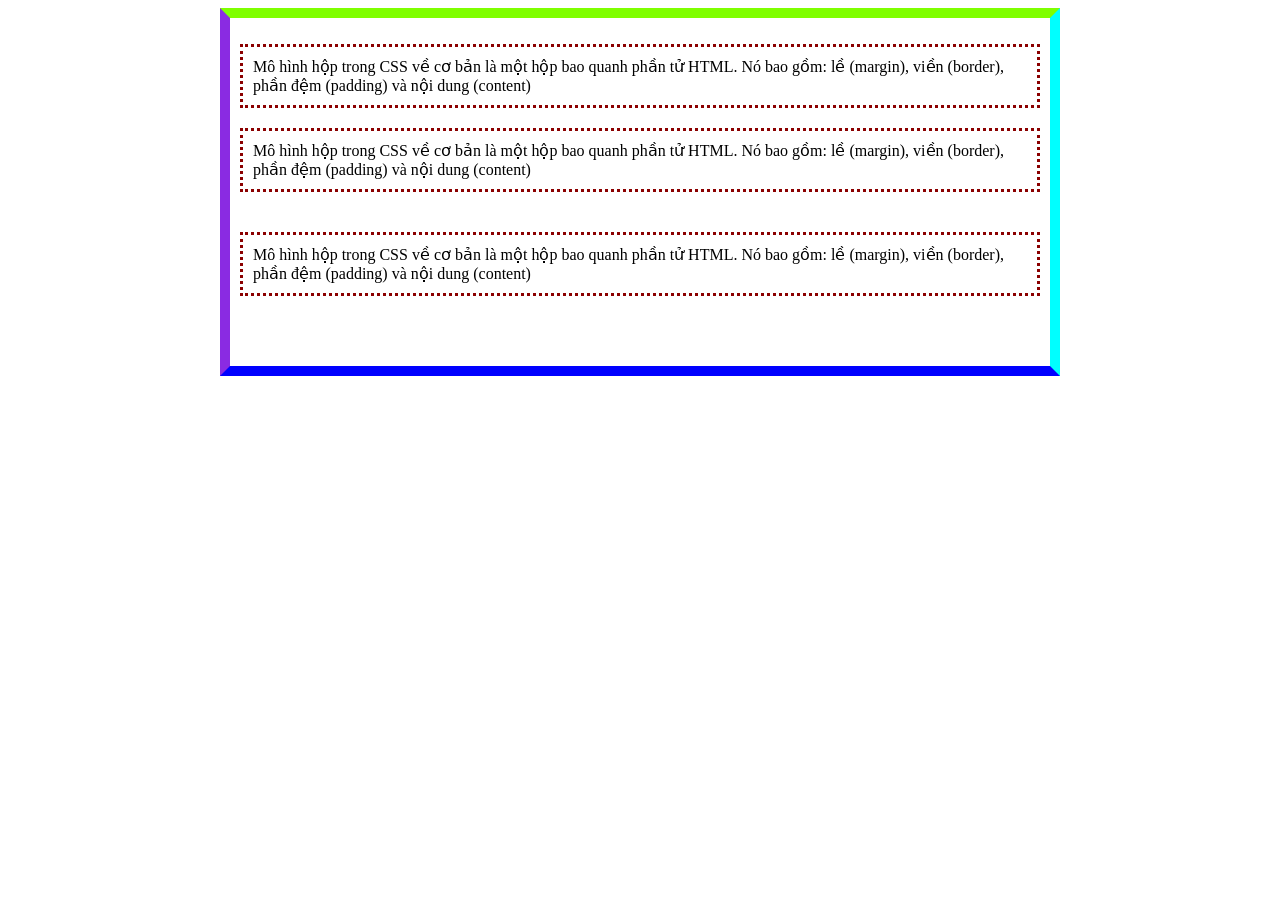
<file: box-model/index.html>
<!DOCTYPE html>
<html lang="en">
<head>
    <meta charset="UTF-8">
    <title>Sử dụng Boxmodel</title>
    <style>
        /* Bộ chọn class .boxmodel */
        .boxmodel {
            margin: 0 auto;
            width: 800px;
            border: 10px solid;
            padding: 10px;
            /* Màu viền theo thứ tự chiều kim đồng hồ: Trên -> Phải -> Dưới -> Trái */
            border-color: chartreuse aqua blue blueviolet;
        }

        /* Bộ chọn thẻ p bên trong .boxmodel */
        .boxmodel p {
            border: 3px dotted darkred;
            padding: 10px;
        }

        /* Bộ chọn id cho từng đoạn văn */
        #boxmodel1 {
            margin-bottom: 20px;
        }

        #boxmodel2 {
            margin-bottom: 40px;
        }

        #boxmodel3 {
            margin-bottom: 60px;
        }
    </style>
</head>
<body>
    <div class="boxmodel">
        <p id="boxmodel1">Mô hình hộp trong CSS về cơ bản là một hộp bao quanh phần tử HTML.
            Nó bao gồm: lề (margin), viền (border), phần đệm (padding) và nội dung (content)</p>
        <p id="boxmodel2">Mô hình hộp trong CSS về cơ bản là một hộp bao quanh phần tử HTML.
            Nó bao gồm: lề (margin), viền (border), phần đệm (padding) và nội dung (content)</p>
        <p id="boxmodel3">Mô hình hộp trong CSS về cơ bản là một hộp bao quanh phần tử HTML.
            Nó bao gồm: lề (margin), viền (border), phần đệm (padding) và nội dung (content)</p>
    </div>
</body>
</html>
</file>
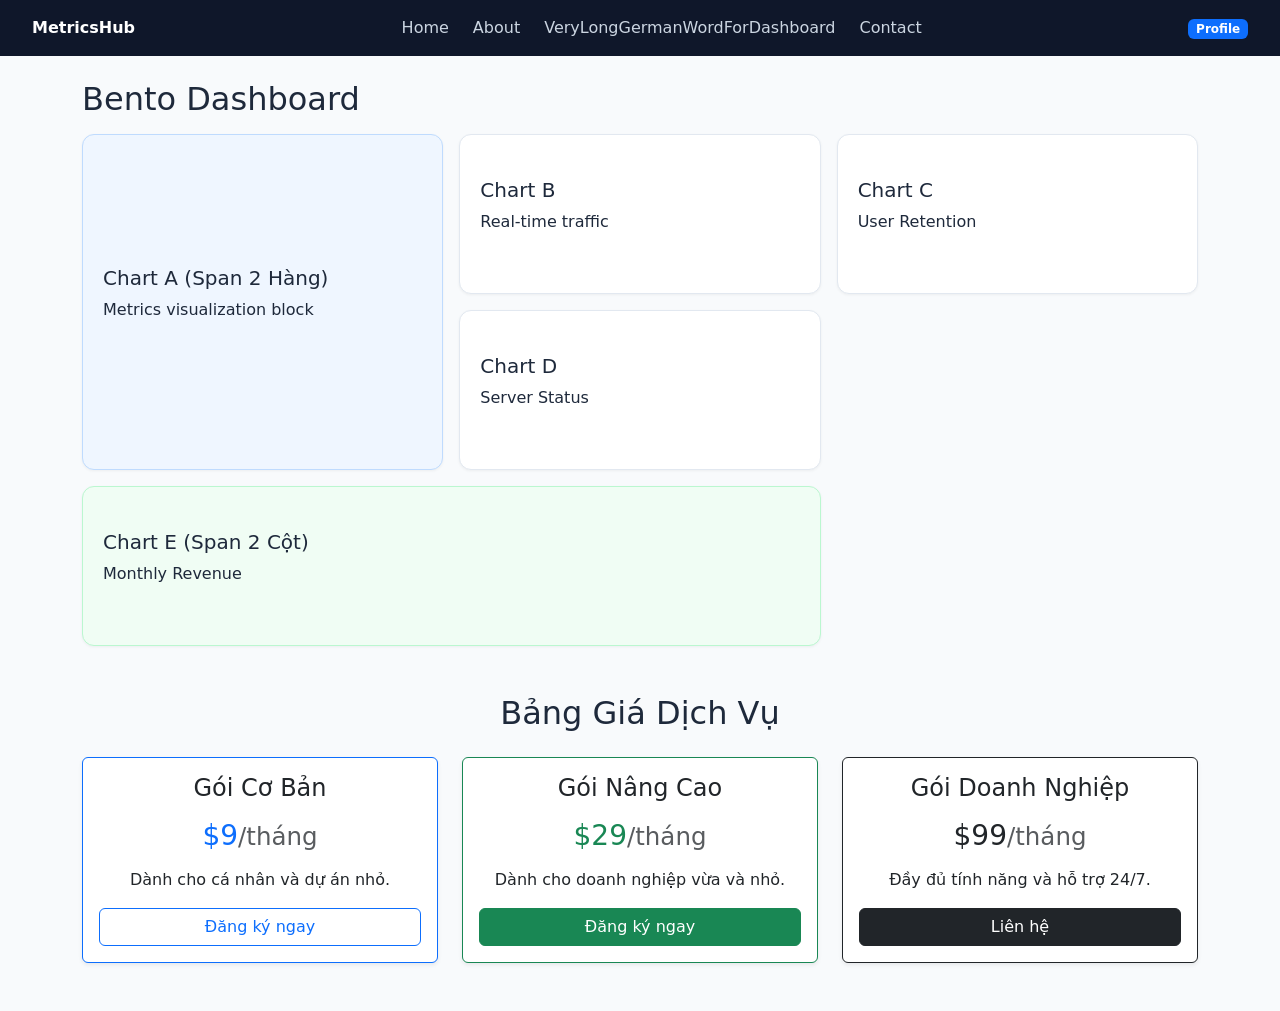
<file: metricshub-ui/index.html>
<!DOCTYPE html>
<html lang="en">
<head>
    <meta charset="UTF-8">
    <meta name="viewport" content="width=device-width, initial-scale=1.0">
    <title>MetricsHub Dashboard</title>
    <!-- Bootstrap 5 CSS -->
    <link href="https://cdn.jsdelivr.net/npm/bootstrap@5.3.0/dist/css/bootstrap.min.css" rel="stylesheet">
    <link rel="stylesheet" href="styles.css">
</head>
<body>

    <!-- 1. FLEXBOX NAVBAR (1D Component Layout) -->
    <nav class="navbar-custom">
        <div class="logo"><strong>MetricsHub</strong></div>
        <ul class="nav-links">
            <li><a href="#">Home</a></li>
            <li><a href="#">About</a></li>
            <li><a href="#">VeryLongGermanWordForDashboard</a></li>
            <li><a href="#">Contact</a></li>
        </ul>
        <div class="user-profile">
            <span class="badge bg-primary">Profile</span>
        </div>
    </nav>

    <!-- 2. CSS GRID BENTO DASHBOARD (2D Layout System - Shallow DOM) -->
    <section class="container my-4">
        <h2 class="mb-3">Bento Dashboard</h2>
        <div class="dashboard-grid">
            <div class="widget widget-large">
                <h5>Chart A (Span 2 Hàng)</h5>
                <p>Metrics visualization block</p>
            </div>
            <div class="widget">
                <h5>Chart B</h5>
                <p>Real-time traffic</p>
            </div>
            <div class="widget">
                <h5>Chart C</h5>
                <p>User Retention</p>
            </div>
            <div class="widget">
                <h5>Chart D</h5>
                <p>Server Status</p>
            </div>
            <div class="widget widget-wide">
                <h5>Chart E (Span 2 Cột)</h5>
                <p>Monthly Revenue</p>
            </div>
        </div>
    </section>

    <!-- 3. BOOTSTRAP 12-COLUMN GRID PRICING SECTION -->
    <section class="container my-5">
        <h2 class="text-center mb-4">Bảng Giá Dịch Vụ</h2>
        <div class="row g-4">
            <div class="col-12 col-md-4">
                <div class="card h-100 shadow-sm border-primary">
                    <div class="card-body text-center">
                        <h4 class="card-title">Gói Cơ Bản</h4>
                        <h3 class="text-primary my-3">$9<small class="text-muted">/tháng</small></h3>
                        <p class="card-text">Dành cho cá nhân và dự án nhỏ.</p>
                        <button class="btn btn-outline-primary w-100">Đăng ký ngay</button>
                    </div>
                </div>
            </div>
            <div class="col-12 col-md-4">
                <div class="card h-100 shadow-sm border-success">
                    <div class="card-body text-center">
                        <h4 class="card-title">Gói Nâng Cao</h4>
                        <h3 class="text-success my-3">$29<small class="text-muted">/tháng</small></h3>
                        <p class="card-text">Dành cho doanh nghiệp vừa và nhỏ.</p>
                        <button class="btn btn-success w-100">Đăng ký ngay</button>
                    </div>
                </div>
            </div>
            <div class="col-12 col-md-4">
                <div class="card h-100 shadow-sm border-dark">
                    <div class="card-body text-center">
                        <h4 class="card-title">Gói Doanh Nghiệp</h4>
                        <h3 class="text-dark my-3">$99<small class="text-muted">/tháng</small></h3>
                        <p class="card-text">Đầy đủ tính năng và hỗ trợ 24/7.</p>
                        <button class="btn btn-dark w-100">Liên hệ</button>
                    </div>
                </div>
            </div>
        </div>
    </section>

    <!-- Bootstrap 5 Bundle JS -->
    <script src="https://cdn.jsdelivr.net/npm/bootstrap@5.3.0/dist/js/bootstrap.bundle.min.js"></script>
</body>
</html>
</file>
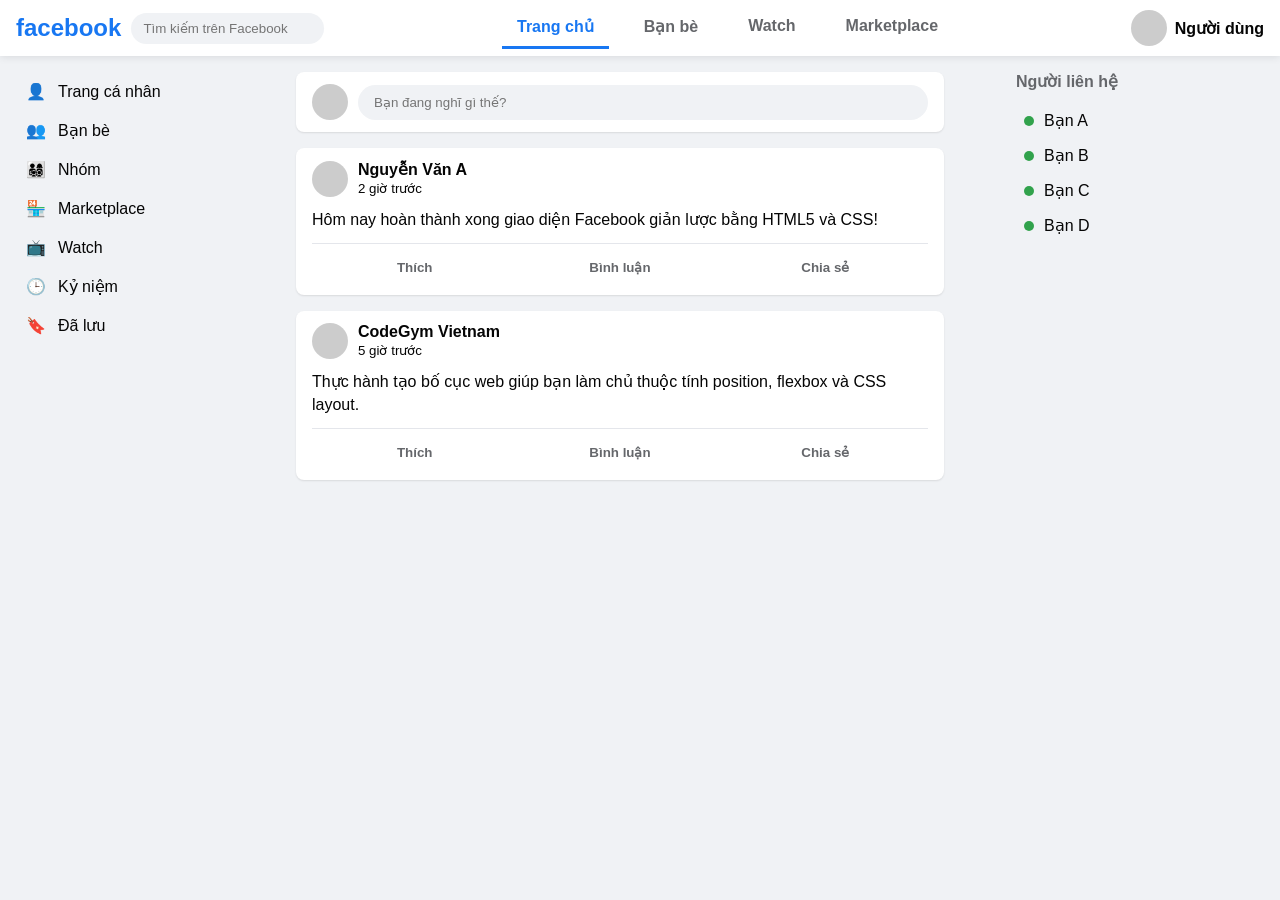
<file: tao-giao-dien-facebook/index.html>
<!DOCTYPE html>
<html lang="en">
<head>
    <meta charset="UTF-8">
    <meta name="viewport" content="width=device-width, initial-scale=1.0">
    <title>Facebook - Simplified Interface</title>
    <link rel="stylesheet" href="styles.css">
</head>
<body>
    <!-- Fixed Header -->
    <header class="header">
        <div class="header-left">
            <h1 class="logo">facebook</h1>
            <input type="text" placeholder="Tìm kiếm trên Facebook" class="search-bar">
        </div>
        <div class="header-center">
            <a href="#" class="nav-item active">Trang chủ</a>
            <a href="#" class="nav-item">Bạn bè</a>
            <a href="#" class="nav-item">Watch</a>
            <a href="#" class="nav-item">Marketplace</a>
        </div>
        <div class="header-right">
            <div class="user-profile">
                <span class="avatar"></span>
                <span>Người dùng</span>
            </div>
        </div>
    </header>

    <!-- Main Container -->
    <div class="main-container">
        <!-- Sidebar Trái -->
        <aside class="sidebar-left">
            <ul class="menu-list">
                <li><span class="icon">👤</span> Trang cá nhân</li>
                <li><span class="icon">👥</span> Bạn bè</li>
                <li><span class="icon">👨‍👩‍👧‍👦</span> Nhóm</li>
                <li><span class="icon">🏪</span> Marketplace</li>
                <li><span class="icon">📺</span> Watch</li>
                <li><span class="icon">🕒</span> Kỷ niệm</li>
                <li><span class="icon">🔖</span> Đã lưu</li>
            </ul>
        </aside>

        <!-- Nội dung chính (Feed) -->
        <main class="content-main">
            <!-- Khung tạo bài viết -->
            <div class="card create-post">
                <div class="post-input-container">
                    <span class="avatar"></span>
                    <input type="text" placeholder="Bạn đang nghĩ gì thế?">
                </div>
            </div>

            <!-- Bài viết 1 -->
            <div class="card post">
                <div class="post-header">
                    <span class="avatar"></span>
                    <div>
                        <h4>Nguyễn Văn A</h4>
                        <small>2 giờ trước</small>
                    </div>
                </div>
                <div class="post-content">
                    <p>Hôm nay hoàn thành xong giao diện Facebook giản lược bằng HTML5 và CSS!</p>
                </div>
                <div class="post-actions">
                    <button>Thích</button>
                    <button>Bình luận</button>
                    <button>Chia sẻ</button>
                </div>
            </div>

            <!-- Bài viết 2 -->
            <div class="card post">
                <div class="post-header">
                    <span class="avatar"></span>
                    <div>
                        <h4>CodeGym Vietnam</h4>
                        <small>5 giờ trước</small>
                    </div>
                </div>
                <div class="post-content">
                    <p>Thực hành tạo bố cục web giúp bạn làm chủ thuộc tính position, flexbox và CSS layout.</p>
                </div>
                <div class="post-actions">
                    <button>Thích</button>
                    <button>Bình luận</button>
                    <button>Chia sẻ</button>
                </div>
            </div>
        </main>

        <!-- Sidebar Phải -->
        <aside class="sidebar-right">
            <h3>Người liên hệ</h3>
            <ul class="contact-list">
                <li><span class="status-online"></span> Bạn A</li>
                <li><span class="status-online"></span> Bạn B</li>
                <li><span class="status-online"></span> Bạn C</li>
                <li><span class="status-online"></span> Bạn D</li>
            </ul>
        </aside>
    </div>
</body>
</html>
</file>
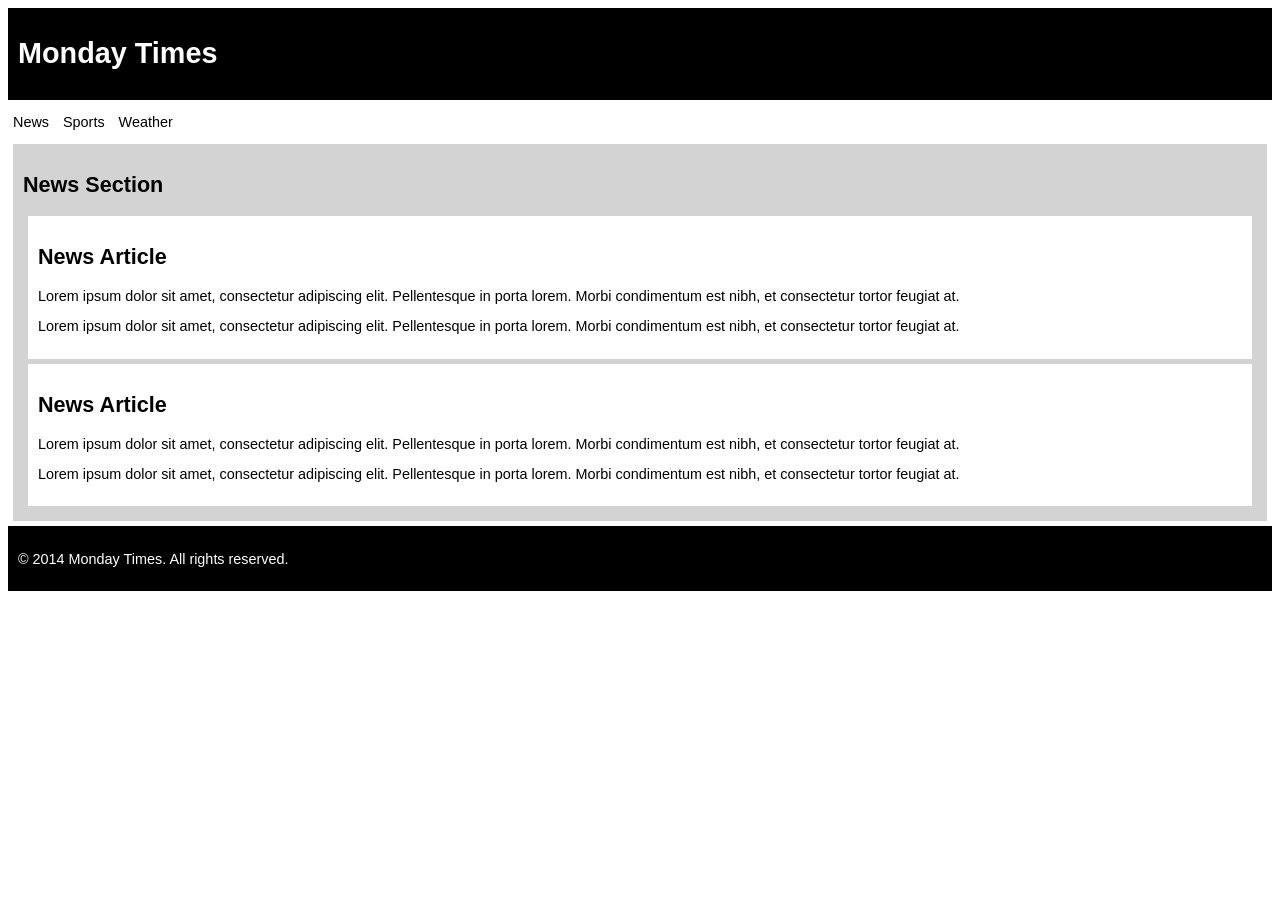
<file: tao-layout-html5-css/index.html>
<!DOCTYPE html>
<html lang="en">
<head>
    <meta charset="UTF-8">
    <title>Tạo layout với thẻ HTML5 và CSS</title>
    <link rel="stylesheet" href="styles.css">
</head>
<body>
    <header>
        <h1>Monday Times</h1>
    </header>

    <nav>
        <ul>
            <li>News</li>
            <li>Sports</li>
            <li>Weather</li>
        </ul>
    </nav>

    <section>
        <h2>News Section</h2>
        <article>
            <h2>News Article</h2>
            <p>Lorem ipsum dolor sit amet, consectetur adipiscing elit. Pellentesque in porta lorem. Morbi condimentum est nibh, et consectetur tortor feugiat at.</p>
            <p>Lorem ipsum dolor sit amet, consectetur adipiscing elit. Pellentesque in porta lorem. Morbi condimentum est nibh, et consectetur tortor feugiat at.</p>
        </article>
        <article>
            <h2>News Article</h2>
            <p>Lorem ipsum dolor sit amet, consectetur adipiscing elit. Pellentesque in porta lorem. Morbi condimentum est nibh, et consectetur tortor feugiat at.</p>
            <p>Lorem ipsum dolor sit amet, consectetur adipiscing elit. Pellentesque in porta lorem. Morbi condimentum est nibh, et consectetur tortor feugiat at.</p>
        </article>
    </section>

    <footer>
        <p>&copy; 2014 Monday Times. All rights reserved.</p>
    </footer>
</body>
</html>
</file>
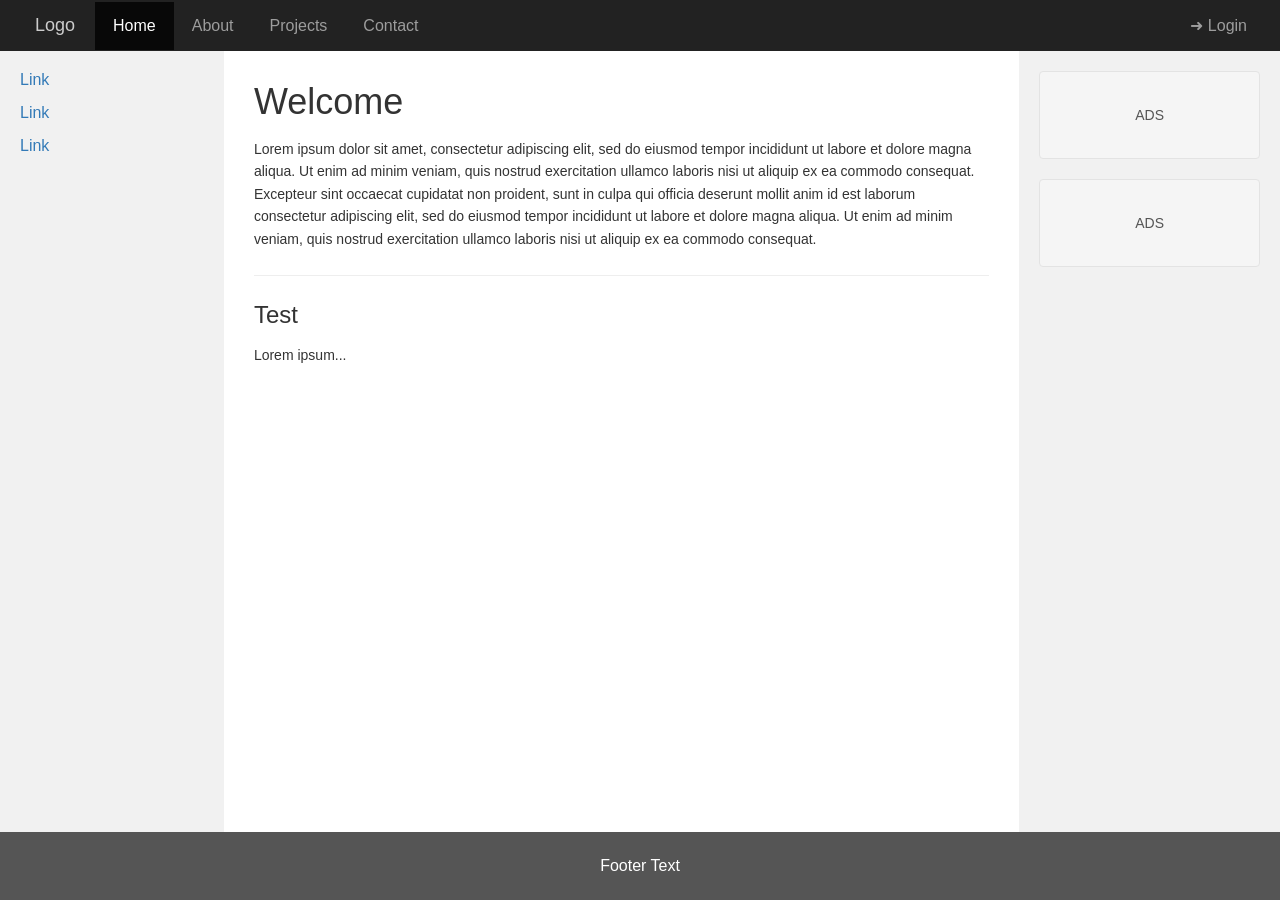
<file: tao-layout-rwd/index.html>
<!DOCTYPE html>
<html lang="en">
<head>
    <meta charset="UTF-8">
    <meta name="viewport" content="width=device-width, initial-scale=1.0">
    <title>Tạo layout với RWD</title>
    <link rel="stylesheet" href="styles.css">
</head>
<body>

    <!-- Header Navigation Bar -->
    <nav class="navbar">
        <div class="nav-left">
            <a href="#" class="brand">Logo</a>
            <a href="#" class="nav-link active">Home</a>
            <a href="#" class="nav-link">About</a>
            <a href="#" class="nav-link">Projects</a>
            <a href="#" class="nav-link">Contact</a>
        </div>
        <div class="nav-right">
            <a href="#" class="nav-link login"><span>&#10140;</span> Login</a>
        </div>
    </nav>

    <!-- Main Container Layout -->
    <div class="container">
        <!-- Left Sidebar -->
        <aside class="sidenav-left">
            <p><a href="#">Link</a></p>
            <p><a href="#">Link</a></p>
            <p><a href="#">Link</a></p>
        </aside>

        <!-- Main Content Section -->
        <main class="main-content">
            <h1>Welcome</h1>
            <p>Lorem ipsum dolor sit amet, consectetur adipiscing elit, sed do eiusmod tempor incididunt ut labore et dolore magna aliqua. Ut enim ad minim veniam, quis nostrud exercitation ullamco laboris nisi ut aliquip ex ea commodo consequat. Excepteur sint occaecat cupidatat non proident, sunt in culpa qui officia deserunt mollit anim id est laborum consectetur adipiscing elit, sed do eiusmod tempor incididunt ut labore et dolore magna aliqua. Ut enim ad minim veniam, quis nostrud exercitation ullamco laboris nisi ut aliquip ex ea commodo consequat.</p>
            <hr>
            <h3>Test</h3>
            <p>Lorem ipsum...</p>
        </main>

        <!-- Right Sidebar (Ads) -->
        <aside class="sidenav-right">
            <div class="ads-box">
                <p>ADS</p>
            </div>
            <div class="ads-box">
                <p>ADS</p>
            </div>
        </aside>
    </div>

    <!-- Footer -->
    <footer class="footer">
        <p>Footer Text</p>
    </footer>

</body>
</html>
</file>
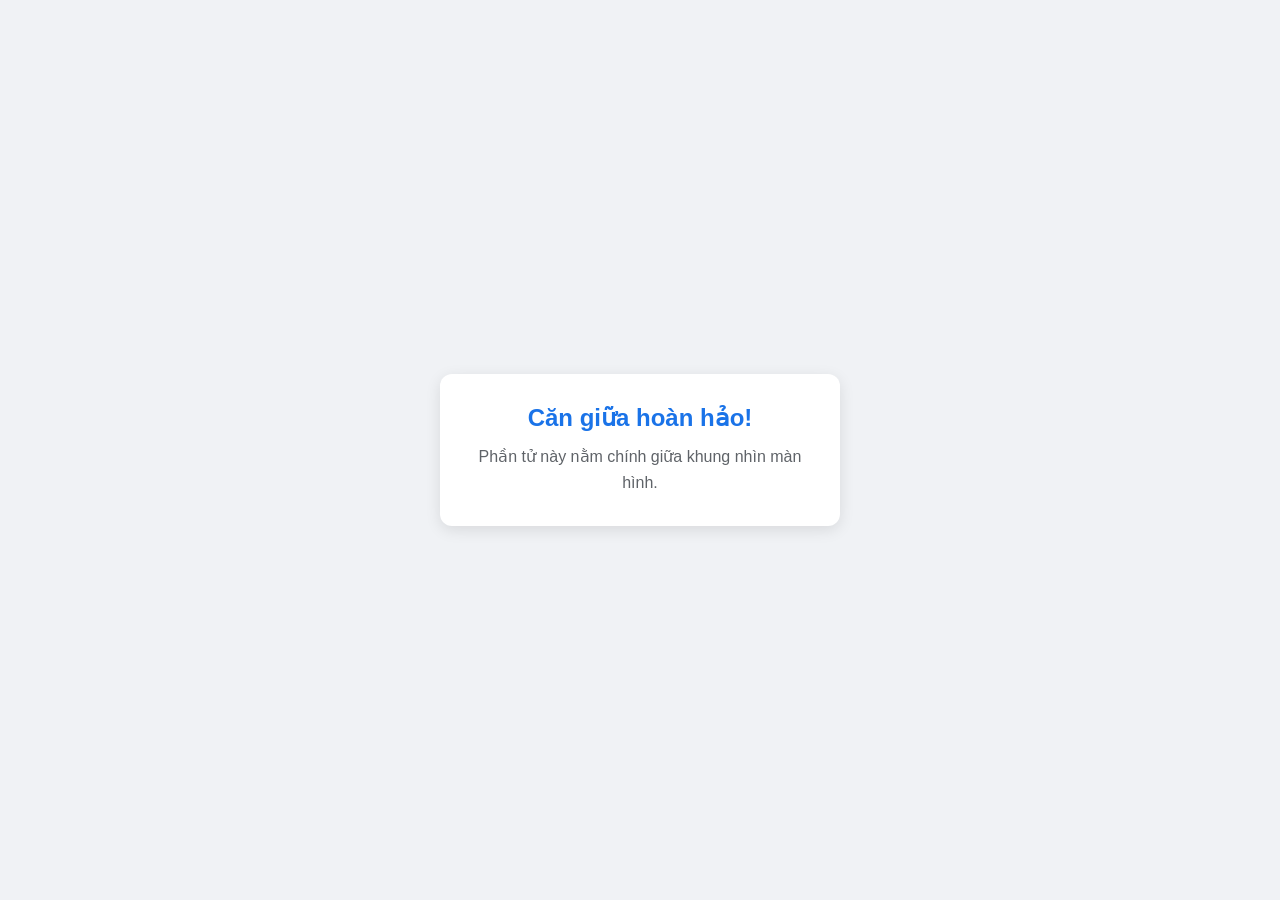
<file: center-box/center-box.html>
<!DOCTYPE html>
<html lang="vi">
<head>
  <meta charset="UTF-8">
  <meta name="viewport" content="width=device-width, initial-scale=1.0">
  <title>Căn Giữa Hoàn Hảo Với Flexbox</title>
  <link rel="stylesheet" href="style.css">
</head>
<body>

  <!-- Khung chứa chiếm toàn bộ màn hình -->
  <div class="container">
    <!-- Thẻ nội dung nằm chính giữa -->
    <div class="center-card">
      <h3>Căn giữa hoàn hảo!</h3>
      <p>Phần tử này nằm chính giữa khung nhìn màn hình.</p>
    </div>
  </div>

</body>
</html>
</file>
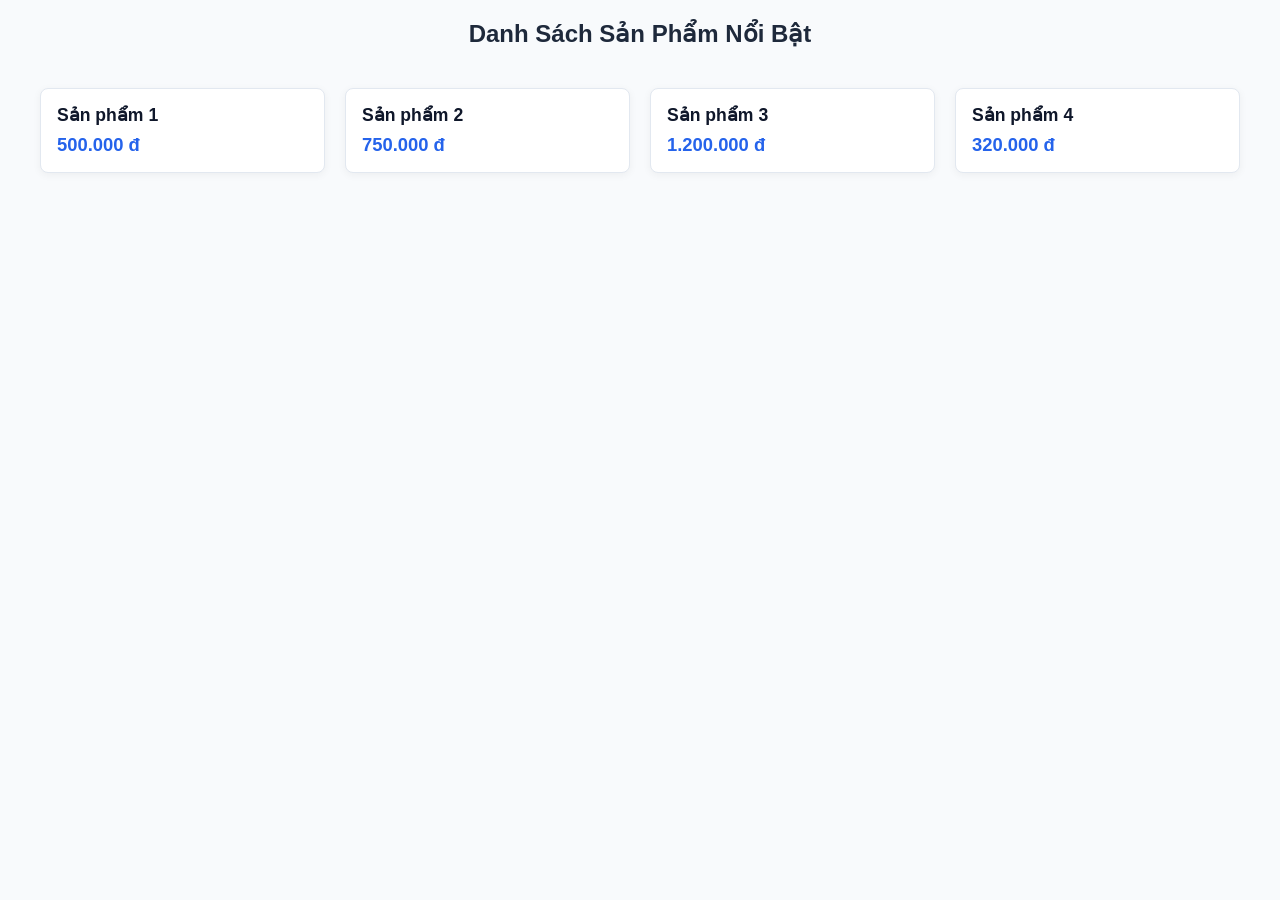
<file: product-grid/product-grid.html>
<!DOCTYPE html>
<html lang="vi">
<head>
  <meta charset="UTF-8">
  <meta name="viewport" content="width=device-width, initial-scale=1.0">
  <title>Danh Sách Thẻ Sản Phẩm Co Giãn Linh Hoạt</title>
  <link rel="stylesheet" href="style.css">
</head>
<body>

  <div class="container">
    <h2>Danh Sách Sản Phẩm Nổi Bật</h2>
    
    <!-- Lưới danh sách sản phẩm Flexbox -->
    <div class="product-grid">
      <div class="product-card">
        <h4>Sản phẩm 1</h4>
        <p class="price">500.000 đ</p>
      </div>
      
      <div class="product-card">
        <h4>Sản phẩm 2</h4>
        <p class="price">750.000 đ</p>
      </div>
      
      <div class="product-card">
        <h4>Sản phẩm 3</h4>
        <p class="price">1.200.000 đ</p>
      </div>
      
      <div class="product-card">
        <h4>Sản phẩm 4</h4>
        <p class="price">320.000 đ</p>
      </div>
    </div>
  </div>

</body>
</html>
</file>
<file: metricshub-ui/styles.css>
* {
    box-sizing: border-box;
    margin: 0;
    padding: 0;
}

body {
    background-color: #f8fafc;
    color: #1e293b;
    font-family: system-ui, -apple-system, sans-serif;
}

/* 1. FLEXBOX NAVBAR */
.navbar-custom {
    display: flex;
    justify-content: space-between;
    align-items: center;
    background-color: #0f172a;
    color: #ffffff;
    padding: 1rem 2rem;
    flex-wrap: wrap;
    gap: 1rem;
}

.nav-links {
    display: flex;
    list-style: none;
    gap: 1.5rem;
    align-items: center;
    margin: 0;
    padding: 0;
    flex-wrap: wrap;
}

.nav-links a {
    color: #cbd5e1;
    text-decoration: none;
    transition: color 0.2s;
}

.nav-links a:hover {
    color: #ffffff;
}

/* 2. CSS GRID BENTO DASHBOARD */
.dashboard-grid {
    display: grid;
    grid-template-columns: repeat(3, 1fr);
    grid-auto-rows: 160px;
    gap: 1rem;
}

.widget {
    background-color: #ffffff;
    border: 1px solid #e2e8f0;
    border-radius: 12px;
    padding: 1.25rem;
    box-shadow: 0 1px 3px rgba(0, 0, 0, 0.05);
    display: flex;
    flex-direction: column;
    justify-content: center;
}

/* Grid Spanning Classes */
.widget-large {
    grid-row: span 2;
    background-color: #eff6ff;
    border-color: #bfdbfe;
}

.widget-wide {
    grid-column: span 2;
    background-color: #f0fdf4;
    border-color: #bbf7d0;
}

/* Responsive Grid Adjustments */
@media (max-width: 992px) {
    .dashboard-grid {
        grid-template-columns: repeat(2, 1fr);
    }
}

@media (max-width: 576px) {
    .dashboard-grid {
        grid-template-columns: 1fr;
        grid-auto-rows: auto;
    }

    .widget-large, .widget-wide {
        grid-row: span 1;
        grid-column: span 1;
    }
}
</file>
<file: tao-giao-dien-facebook/styles.css>
* {
    margin: 0;
    padding: 0;
    box-sizing: border-box;
    font-family: Arial, Helvetica, sans-serif;
}

body {
    background-color: #f0f2f5;
    color: #050505;
}

/* Fixed Header */
.header {
    position: fixed;
    top: 0;
    left: 0;
    width: 100%;
    height: 56px;
    background-color: #ffffff;
    box-shadow: 0 1px 8px rgba(0, 0, 0, 0.1);
    display: flex;
    justify-content: space-between;
    align-items: center;
    padding: 0 16px;
    z-index: 1000;
}

.header-left {
    display: flex;
    align-items: center;
    gap: 10px;
}

.logo {
    color: #1877f2;
    font-size: 24px;
    font-weight: bold;
}

.search-bar {
    padding: 8px 12px;
    border-radius: 50px;
    border: none;
    background-color: #f0f2f5;
    outline: none;
}

.header-center {
    display: flex;
    gap: 20px;
}

.nav-item {
    text-decoration: none;
    color: #65676b;
    font-weight: bold;
    padding: 10px 15px;
}

.nav-item.active {
    color: #1877f2;
    border-bottom: 3px solid #1877f2;
}

.header-right {
    display: flex;
    align-items: center;
}

.user-profile {
    display: flex;
    align-items: center;
    gap: 8px;
    font-weight: bold;
}

.avatar {
    width: 36px;
    height: 36px;
    border-radius: 50%;
    background-color: #ccc;
    display: inline-block;
}

/* Layout Main Container */
.main-container {
    margin-top: 56px;
    display: flex;
    justify-content: space-between;
}

/* Sidebar Trái */
.sidebar-left {
    width: 280px;
    position: fixed;
    top: 56px;
    left: 0;
    height: calc(100vh - 56px);
    padding: 16px;
    overflow-y: auto;
}

.menu-list {
    list-style: none;
}

.menu-list li {
    padding: 10px;
    border-radius: 8px;
    cursor: pointer;
    display: flex;
    align-items: center;
    gap: 12px;
    font-weight: 500;
}

.menu-list li:hover {
    background-color: #e4e6eb;
}

/* Nội dung chính (Feed) */
.content-main {
    margin-left: 280px;
    margin-right: 280px;
    flex: 1;
    max-width: 680px;
    margin-top: 16px;
    padding: 0 16px;
}

/* Sidebar Phải */
.sidebar-right {
    width: 280px;
    position: fixed;
    top: 56px;
    right: 0;
    height: calc(100vh - 56px);
    padding: 16px;
    overflow-y: auto;
}

.sidebar-right h3 {
    color: #65676b;
    font-size: 16px;
    margin-bottom: 12px;
}

.contact-list {
    list-style: none;
}

.contact-list li {
    padding: 8px;
    border-radius: 8px;
    display: flex;
    align-items: center;
    gap: 10px;
    cursor: pointer;
}

.contact-list li:hover {
    background-color: #e4e6eb;
}

.status-online {
    width: 10px;
    height: 10px;
    background-color: #31a24c;
    border-radius: 50%;
    display: inline-block;
}

/* Card */
.card {
    background-color: #ffffff;
    border-radius: 8px;
    padding: 12px 16px;
    margin-bottom: 16px;
    box-shadow: 0 1px 2px rgba(0, 0, 0, 0.1);
}

.create-post .post-input-container {
    display: flex;
    align-items: center;
    gap: 10px;
}

.create-post input {
    flex: 1;
    padding: 10px 16px;
    border-radius: 20px;
    border: none;
    background-color: #f0f2f5;
    outline: none;
}

.post-header {
    display: flex;
    align-items: center;
    gap: 10px;
    margin-bottom: 12px;
}

.post-content {
    margin-bottom: 12px;
    line-height: 1.4;
}

.post-actions {
    display: flex;
    border-top: 1px solid #e4e6eb;
    padding-top: 8px;
}

.post-actions button {
    flex: 1;
    background: none;
    border: none;
    padding: 8px;
    font-weight: bold;
    color: #65676b;
    cursor: pointer;
    border-radius: 4px;
}

.post-actions button:hover {
    background-color: #f0f2f5;
}
</file>
<file: tao-layout-html5-css/styles.css>
body {
    font-family: Verdana, sans-serif;
    font-size: 0.9em;
}

header, footer {
    padding: 10px;
    color: white;
    background-color: black;
}

section {
    margin: 5px;
    padding: 10px;
    background-color: lightgrey;
}

article {
    margin: 5px;
    padding: 10px;
    background-color: white;
}

nav ul {
    padding: 0;
}

nav ul li {
    display: inline;
    margin: 5px;
}
</file>
<file: tao-layout-rwd/styles.css>
* {
    box-sizing: border-box;
    margin: 0;
    padding: 0;
    font-family: Arial, sans-serif;
}

body {
    display: flex;
    flex-direction: column;
    min-height: 100vh;
    background-color: #f1f1f1;
}

/* Navigation Header */
.navbar {
    background-color: #222222;
    display: flex;
    justify-content: space-between;
    align-items: center;
    padding: 0 15px;
    flex-wrap: wrap;
}

.nav-left, .nav-right {
    display: flex;
    align-items: center;
}

.brand {
    color: #cccccc;
    text-decoration: none;
    padding: 15px 20px;
    font-size: 18px;
}

.nav-link {
    color: #9d9d9d;
    text-decoration: none;
    padding: 15px 18px;
    display: inline-block;
    transition: background-color 0.3s, color 0.3s;
}

.nav-link:hover {
    color: #ffffff;
}

.nav-link.active {
    color: #ffffff;
    background-color: #080808;
}

.login {
    color: #9d9d9d;
}

/* Layout Container */
.container {
    display: flex;
    flex: 1;
    background-color: #ffffff;
}

/* Left Sidebar */
.sidenav-left {
    flex: 1;
    background-color: #f1f1f1;
    padding: 20px;
    min-width: 150px;
}

.sidenav-left p {
    margin-bottom: 15px;
}

.sidenav-left a {
    color: #337ab7;
    text-decoration: none;
}

.sidenav-left a:hover {
    text-decoration: underline;
}

/* Main Content */
.main-content {
    flex: 4;
    padding: 30px;
    background-color: #ffffff;
}

.main-content h1 {
    font-size: 36px;
    font-weight: normal;
    margin-bottom: 15px;
    color: #333333;
}

.main-content p {
    line-height: 1.6;
    color: #333333;
    font-size: 14px;
}

.main-content hr {
    margin: 25px 0;
    border: 0;
    border-top: 1px solid #eeeeee;
}

.main-content h3 {
    font-size: 24px;
    font-weight: normal;
    margin-bottom: 15px;
    color: #333333;
}

/* Right Sidebar (Ads) */
.sidenav-right {
    flex: 1.2;
    background-color: #f1f1f1;
    padding: 20px;
    display: flex;
    flex-direction: column;
    gap: 20px;
    min-width: 160px;
}

.ads-box {
    background-color: #f5f5f5;
    border: 1px solid #e3e3e3;
    border-radius: 4px;
    padding: 35px 20px;
    text-align: center;
    color: #555555;
    font-size: 14px;
}

/* Footer */
.footer {
    background-color: #555555;
    color: #ffffff;
    text-align: center;
    padding: 25px 15px;
}

/* Responsive Web Design (RWD) for mobile & tablet screens */
@media screen and (max-width: 768px) {
    .navbar {
        flex-direction: column;
        align-items: flex-start;
    }

    .nav-left, .nav-right {
        flex-direction: column;
        width: 100%;
        align-items: flex-start;
    }

    .nav-link, .brand {
        width: 100%;
        padding: 12px 15px;
    }

    .container {
        flex-direction: column;
    }

    .sidenav-left, .main-content, .sidenav-right {
        flex: auto;
        width: 100%;
    }

    .sidenav-right {
        flex-direction: row;
        justify-content: space-between;
    }

    .ads-box {
        flex: 1;
    }
}
</file>
<file: center-box/style.css>
/* ==========================================
   1. RESET BỘ KHUNG (General Setup)
   ========================================== */
*, *::before, *::after {
  box-sizing: border-box;
  margin: 0;
  padding: 0;
}

body {
  font-family: 'Segoe UI', Tahoma, Geneva, Verdana, sans-serif;
  color: #333333;
}

/* ==========================================
   2. KHUNG CHỨA BẰNG FLEXBOX (3 Dòng CSS cốt lõi)
   ========================================== */
.container {
  min-height: 100vh;           /* Bắt buộc: Đảm bảo container cao toàn màn hình */
  display: flex;               /* Dòng 1: Kích hoạt mô hình Flexbox */
  justify-content: center;     /* Dòng 2: Căn giữa theo trục chính (Ngang) */
  align-items: center;         /* Dòng 3: Căn giữa theo trục phụ (Dọc) */
  
  background-color: #f0f2f5;   /* Màu nền nhạt để làm nổi bật thẻ */
  padding: 20px;               /* Đảm bảo thẻ không dính sát viền khi mở trên điện thoại */
}

/* ==========================================
   3. ĐỊNH DẠNG THẺ THÔNG BÁO (.center-card)
   ========================================== */
.center-card {
  max-width: 400px;
  width: 100%;
  padding: 30px;
  background-color: #ffffff;
  border-radius: 12px;
  box-shadow: 0 4px 15px rgba(0, 0, 0, 0.1);
  text-align: center;
}

.center-card h3 {
  color: #1a73e8;
  margin-bottom: 12px;
  font-size: 1.5rem;
}

.center-card p {
  color: #5f6368;
  line-height: 1.6;
}
</file>
<file: product-grid/style.css>
/* ==========================================
   1. RESET VÀ THIẾT LẬP MÔI TRƯỜNG CHUNG
   ========================================== */
*, *::before, *::after {
  box-sizing: border-box;
  margin: 0;
  padding: 0;
}

body {
  font-family: 'Segoe UI', Tahoma, Geneva, Verdana, sans-serif;
  background-color: #f8fafc;
  color: #1e293b;
  padding: 20px;
}

.container {
  max-width: 1200px;
  margin: 0 auto;
}

.container h2 {
  margin-bottom: 20px;
  text-align: center;
}

/* ==========================================
   2. KHUNG LƯỚI SẢN PHẨM (.product-grid)
   ========================================== */
.product-grid {
  display: flex;         /* Kích hoạt Flexbox */
  flex-wrap: wrap;       /* Cho phép các phần tử tự động xuống dòng khi thiếu chỗ */
  gap: 20px;            /* Khoảng cách đồng đều giữa các thẻ sản phẩm */
  padding: 20px 0;
}

/* ==========================================
   3. ĐỊNH DẠNG THẺ SẢN PHẨM (.product-card)
   ========================================== */
.product-card {
  /* 
    Cú pháp rút gọn flex: <flex-grow> <flex-shrink> <flex-basis>
    - flex-grow: 1 (Sẵn sàng giãn ra chiếm hết khoảng trống)
    - flex-shrink: 1 (Sẵn sàng co lại khi màn hình hẹp)
    - flex-basis: calc(25% - 20px) (Kích thước cơ sở tối đa là ~25% cho 4 cột)
  */
  flex: 1 1 calc(25% - 20px);
  
  min-width: 220px;      /* Giới hạn kích thước nhỏ nhất trước khi tự động xuống dòng */
  background: #ffffff;
  border: 1px solid #e2e8f0;
  border-radius: 8px;
  padding: 16px;
  box-shadow: 0 2px 8px rgba(0, 0, 0, 0.05);
  transition: transform 0.2s ease, box-shadow 0.2s ease;
}

.product-card:hover {
  transform: translateY(-4px);
  box-shadow: 0 8px 16px rgba(0, 0, 0, 0.1);
}

.product-card h4 {
  font-size: 1.1rem;
  margin-bottom: 8px;
  color: #0f172a;
}

.product-card .price {
  font-size: 1.15rem;
  font-weight: bold;
  color: #2563eb;        /* Màu xanh dương làm nổi bật giá */
}
</file>
